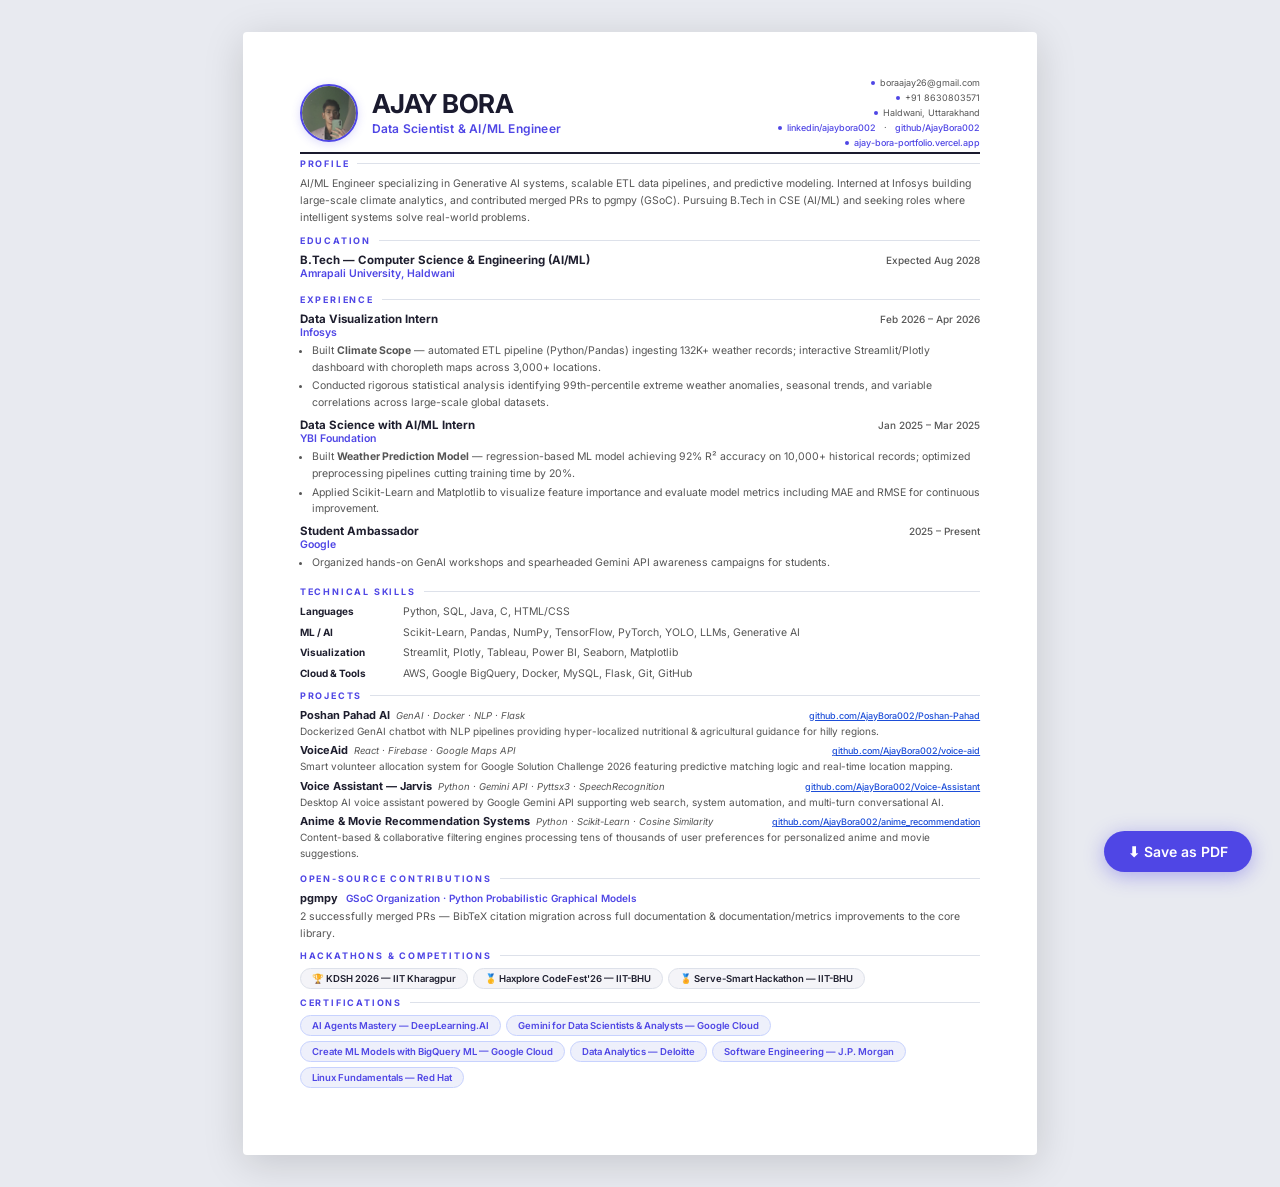
<file: assets/Ajay_Bora_CV.html>
<!DOCTYPE html>
<html lang="en">
<head>
<meta charset="UTF-8">
<meta name="viewport" content="width=device-width, initial-scale=1.0">
<title>Ajay Bora — CV</title>
<link href="https://fonts.googleapis.com/css2?family=Inter:wght@300;400;500;600;700&display=swap" rel="stylesheet">
<style>
  *, *::before, *::after { box-sizing: border-box; margin: 0; padding: 0; }

  :root {
    --accent: #1a1a2e;
    --accent2: #4f46e5;
    --text: #1e1e2e;
    --muted: #555;
    --light: #f4f4f8;
    --border: #dde1ea;
    --tag-bg: #eef0fb;
    --tag-color: #4f46e5;
  }

  body {
    font-family: 'Inter', sans-serif;
    background: #e8eaf0;
    display: flex;
    justify-content: center;
    align-items: flex-start;
    min-height: 100vh;
    padding: 32px 16px;
    color: var(--text);
  }

  .page {
    background: #fff;
    width: 210mm;
    min-height: 297mm;
    padding: 12mm 15mm 10mm;
    box-shadow: 0 8px 40px rgba(0,0,0,0.15);
    border-radius: 4px;
    display: flex;
    flex-direction: column;
    position: relative;
  }

  /* ── HEADER ── */
  .header {
    display: flex;
    justify-content: space-between;
    align-items: center;
    padding-bottom: 4px;
    border-bottom: 2px solid var(--accent);
    margin-bottom: 4px;
    gap: 12px;
  }
  .header-left {
    display: flex;
    align-items: center;
    gap: 14px;
    flex: 1;
  }
  .profile-photo {
    width: 58px;
    height: 58px;
    border-radius: 50%;
    object-fit: cover;
    object-position: top center;
    border: 2px solid var(--accent2);
    flex-shrink: 0;
    box-shadow: 0 2px 10px rgba(79,70,229,0.2);
  }
  .header-name h1 {
    font-size: 26px;
    font-weight: 700;
    letter-spacing: -0.5px;
    color: var(--accent);
    line-height: 1.1;
  }
  .header-name .tagline {
    font-size: 12px;
    color: var(--accent2);
    font-weight: 600;
    margin-top: 3px;
    letter-spacing: 0.2px;
  }
  .contact-grid {
    display: flex;
    flex-direction: column;
    gap: 4px;
    text-align: right;
    font-size: 9px;
    color: var(--muted);
    min-width: 200px;
    padding-left: 12px;
  }
  .contact-grid a {
    color: var(--accent2);
    text-decoration: none;
    font-weight: 500;
  }
  .contact-row {
    display: flex;
    align-items: center;
    gap: 5px;
    justify-content: flex-end;
  }
  .contact-row .dot {
    width: 4px; height: 4px;
    background: var(--accent2);
    border-radius: 50%;
    flex-shrink: 0;
  }

  /* ── SECTION ── */
  .section { margin-bottom: 8px; }
  .section-title {
    font-size: 9px;
    font-weight: 700;
    letter-spacing: 1.8px;
    text-transform: uppercase;
    color: var(--accent2);
    margin-bottom: 7px;
    display: flex;
    align-items: center;
    gap: 8px;
  }
  .section-title::after {
    content: '';
    flex: 1;
    height: 1px;
    background: var(--border);
  }

  /* ── PROFILE ── */
  .profile-text {
    font-size: 10.5px;
    color: var(--muted);
    line-height: 1.6;
  }

  /* ── TWO-COLUMN LAYOUT ── */
  .two-col {
    display: grid;
    grid-template-columns: 1fr 1fr;
    gap: 0 20px;
  }

  /* ── EXPERIENCE / EDUCATION ── */
  .entry { margin-bottom: 6px; }
  .entry-header {
    display: flex;
    justify-content: space-between;
    align-items: baseline;
  }
  .entry-title {
    font-size: 11.5px;
    font-weight: 700;
    color: var(--text);
  }
  .entry-date {
    font-size: 10px;
    color: var(--muted);
    font-weight: 500;
    white-space: nowrap;
    flex-shrink: 0;
    margin-left: 8px;
  }
  .entry-company {
    font-size: 10.5px;
    color: var(--accent2);
    font-weight: 600;
    margin-bottom: 4px;
  }
  .entry ul {
    padding-left: 12px;
    margin-top: 4px;
  }
  .entry ul li {
    font-size: 10.5px;
    color: var(--muted);
    line-height: 1.6;
    margin-bottom: 2px;
  }

  /* ── PROJECTS ── */
  .project-entry { margin-bottom: 4px; }
  .project-header {
    display: flex;
    align-items: baseline;
    gap: 6px;
    flex-wrap: wrap;
  }
  .project-name {
    font-size: 11px;
    font-weight: 700;
    color: var(--text);
  }
  .project-tech {
    font-size: 9.5px;
    color: var(--muted);
    font-style: italic;
  }
  .project-link {
    font-size: 9px;
    color: #1d4ed8;
    text-decoration: underline;
    margin-left: auto;
    font-weight: 500;
    flex-shrink: 0;
  }
  .project-desc {
    font-size: 10px;
    color: var(--muted);
    line-height: 1.55;
    margin-top: 2px;
  }

  /* ── SKILLS ── */
  .skills-grid { display: flex; flex-direction: column; gap: 5px; }
  .skill-row { display: flex; gap: 8px; align-items: baseline; }
  .skill-label {
    font-size: 10px;
    font-weight: 700;
    color: var(--text);
    min-width: 95px;
    flex-shrink: 0;
  }
  .skill-value {
    font-size: 10.5px;
    color: var(--muted);
    line-height: 1.5;
  }

  /* ── HACKATHONS & CERTS ── */
  .inline-list { display: flex; flex-wrap: wrap; gap: 5px; margin-top: 4px; }
  .badge {
    background: var(--light);
    border: 1px solid var(--border);
    font-size: 9.5px;
    font-weight: 600;
    color: var(--text);
    padding: 4px 11px;
    border-radius: 99px;
  }
  .badge-accent {
    background: var(--tag-bg);
    border-color: #c7d2fe;
    color: var(--accent2);
  }

  /* ── OPEN SOURCE ── */
  .os-entry { display: flex; align-items: baseline; gap: 8px; margin-bottom: 4px; }
  .os-name { font-size: 11px; font-weight: 700; color: var(--text); }
  .os-org { font-size: 10px; color: var(--accent2); font-weight: 600; }
  .os-desc { font-size: 10.5px; color: var(--muted); line-height: 1.55; }

  /* ── PRINT ── */
  @page {
    size: A4;
    margin: 0;
  }
  @media print {
    body { background: #fff; padding: 0; }
    .page {
      box-shadow: none;
      border-radius: 0;
      padding: 10mm 14mm 8mm;
      width: 100%;
      min-height: auto;
      max-height: none;
      overflow: visible;
    }
    .print-btn { display: none; }
  }
  .print-btn {
    position: fixed;
    bottom: 28px;
    right: 28px;
    background: var(--accent2);
    color: #fff;
    border: none;
    padding: 12px 24px;
    border-radius: 99px;
    font-size: 14px;
    font-weight: 600;
    cursor: pointer;
    box-shadow: 0 4px 20px rgba(79,70,229,0.4);
    font-family: 'Inter', sans-serif;
    transition: all 0.2s;
    z-index: 100;
  }
  .print-btn:hover { transform: translateY(-2px); box-shadow: 0 6px 28px rgba(79,70,229,0.5); }
</style>
</head>
<body>

<button class="print-btn" onclick="window.print()">⬇ Save as PDF</button>

<div class="page">

  <!-- HEADER -->
  <div class="header">
    <div class="header-left">
      <img src="profile.jpg" alt="Ajay Bora" class="profile-photo">
      <div class="header-name">
        <h1>AJAY BORA</h1>
        <div class="tagline">Data Scientist &amp; AI/ML Engineer</div>
      </div>
    </div>
    <div class="contact-grid">
      <div class="contact-row"><span class="dot"></span> boraajay26@gmail.com</div>
      <div class="contact-row"><span class="dot"></span> +91 8630803571</div>
      <div class="contact-row"><span class="dot"></span> Haldwani, Uttarakhand</div>
      <div class="contact-row"><span class="dot"></span>
        <a href="https://linkedin.com/in/ajaybora002">linkedin/ajaybora002</a>
        &nbsp;·&nbsp;
        <a href="https://github.com/AjayBora002">github/AjayBora002</a>
      </div>
      <div class="contact-row"><span class="dot"></span>
        <a href="https://ajay-bora-portfolio.vercel.app">ajay-bora-portfolio.vercel.app</a>
      </div>
    </div>
  </div>

  <!-- PROFILE -->
  <div class="section">
    <div class="section-title">Profile</div>
    <p class="profile-text">
      AI/ML Engineer specializing in Generative AI systems, scalable ETL data pipelines, and predictive modeling. Interned at Infosys building large-scale climate analytics, and contributed merged PRs to pgmpy (GSoC). Pursuing B.Tech in CSE (AI/ML) and seeking roles where intelligent systems solve real-world problems.
    </p>
  </div>

  <!-- EDUCATION -->
  <div class="section">
    <div class="section-title">Education</div>
    <div class="entry">
      <div class="entry-header">
        <span class="entry-title">B.Tech &mdash; Computer Science &amp; Engineering (AI/ML)</span>
        <span class="entry-date">Expected Aug 2028</span>
      </div>
      <div class="entry-company">Amrapali University, Haldwani</div>
    </div>
  </div>

  <!-- EXPERIENCE -->
  <div class="section">
    <div class="section-title">Experience</div>

    <div class="entry">
      <div class="entry-header">
        <span class="entry-title">Data Visualization Intern</span>
        <span class="entry-date">Feb 2026 &ndash; Apr 2026</span>
      </div>
      <div class="entry-company">Infosys</div>
      <ul>
        <li>Built <strong>Climate Scope</strong> &mdash; automated ETL pipeline (Python/Pandas) ingesting 132K+ weather records; interactive Streamlit/Plotly dashboard with choropleth maps across 3,000+ locations.</li>
        <li>Conducted rigorous statistical analysis identifying 99th-percentile extreme weather anomalies, seasonal trends, and variable correlations across large-scale global datasets.</li>
      </ul>
    </div>

    <div class="entry">
      <div class="entry-header">
        <span class="entry-title">Data Science with AI/ML Intern</span>
        <span class="entry-date">Jan 2025 &ndash; Mar 2025</span>
      </div>
      <div class="entry-company">YBI Foundation</div>
      <ul>
        <li>Built <strong>Weather Prediction Model</strong> &mdash; regression-based ML model achieving 92% R&sup2; accuracy on 10,000+ historical records; optimized preprocessing pipelines cutting training time by 20%.</li>
        <li>Applied Scikit-Learn and Matplotlib to visualize feature importance and evaluate model metrics including MAE and RMSE for continuous improvement.</li>
      </ul>
    </div>

    <div class="entry">
      <div class="entry-header">
        <span class="entry-title">Student Ambassador</span>
        <span class="entry-date">2025 &ndash; Present</span>
      </div>
      <div class="entry-company">Google</div>
      <ul>
        <li>Organized hands-on GenAI workshops and spearheaded Gemini API awareness campaigns for students.</li>
      </ul>
    </div>
  </div>

  <!-- SKILLS -->
  <div class="section">
    <div class="section-title">Technical Skills</div>
    <div class="skills-grid">
      <div class="skill-row">
        <span class="skill-label">Languages</span>
        <span class="skill-value">Python, SQL, Java, C, HTML/CSS</span>
      </div>
      <div class="skill-row">
        <span class="skill-label">ML / AI</span>
        <span class="skill-value">Scikit-Learn, Pandas, NumPy, TensorFlow, PyTorch, YOLO, LLMs, Generative AI</span>
      </div>
      <div class="skill-row">
        <span class="skill-label">Visualization</span>
        <span class="skill-value">Streamlit, Plotly, Tableau, Power BI, Seaborn, Matplotlib</span>
      </div>
      <div class="skill-row">
        <span class="skill-label">Cloud &amp; Tools</span>
        <span class="skill-value">AWS, Google BigQuery, Docker, MySQL, Flask, Git, GitHub</span>
      </div>
    </div>
  </div>

  <!-- PROJECTS -->
  <div class="section">
    <div class="section-title">Projects</div>

    <div class="project-entry">
      <div class="project-header">
        <span class="project-name">Poshan Pahad AI</span>
        <span class="project-tech">GenAI · Docker · NLP · Flask</span>
        <a class="project-link" href="https://github.com/AjayBora002/Poshan-Pahad">github.com/AjayBora002/Poshan-Pahad</a>
      </div>
      <p class="project-desc">Dockerized GenAI chatbot with NLP pipelines providing hyper-localized nutritional &amp; agricultural guidance for hilly regions.</p>
    </div>

    <div class="project-entry">
      <div class="project-header">
        <span class="project-name">VoiceAid</span>
        <span class="project-tech">React · Firebase · Google Maps API</span>
        <a class="project-link" href="https://github.com/AjayBora002/voice-aid">github.com/AjayBora002/voice-aid</a>
      </div>
      <p class="project-desc">Smart volunteer allocation system for Google Solution Challenge 2026 featuring predictive matching logic and real-time location mapping.</p>
    </div>

    <div class="project-entry">
      <div class="project-header">
        <span class="project-name">Voice Assistant &mdash; Jarvis</span>
        <span class="project-tech">Python · Gemini API · Pyttsx3 · SpeechRecognition</span>
        <a class="project-link" href="https://github.com/AjayBora002/Voice-Assistant">github.com/AjayBora002/Voice-Assistant</a>
      </div>
      <p class="project-desc">Desktop AI voice assistant powered by Google Gemini API supporting web search, system automation, and multi-turn conversational AI.</p>
    </div>

    <div class="project-entry">
      <div class="project-header">
        <span class="project-name">Anime &amp; Movie Recommendation Systems</span>
        <span class="project-tech">Python · Scikit-Learn · Cosine Similarity</span>
        <a class="project-link" href="https://github.com/AjayBora002/anime_recommendation">github.com/AjayBora002/anime_recommendation</a>
      </div>
      <p class="project-desc">Content-based &amp; collaborative filtering engines processing tens of thousands of user preferences for personalized anime and movie suggestions.</p>
    </div>
  </div>

  <!-- OPEN SOURCE -->
  <div class="section">
    <div class="section-title">Open-Source Contributions</div>
    <div class="os-entry">
      <span class="os-name">pgmpy</span>
      <span class="os-org">GSoC Organization · Python Probabilistic Graphical Models</span>
    </div>
    <p class="os-desc">2 successfully merged PRs — BibTeX citation migration across full documentation &amp; documentation/metrics improvements to the core library.</p>
  </div>

  <!-- HACKATHONS -->
  <div class="section">
    <div class="section-title">Hackathons &amp; Competitions</div>
    <div class="inline-list">
      <span class="badge">🏆 KDSH 2026 &mdash; IIT Kharagpur</span>
      <span class="badge">🥇 Haxplore CodeFest'26 &mdash; IIT-BHU</span>
      <span class="badge">🏅 Serve-Smart Hackathon &mdash; IIT-BHU</span>
    </div>
  </div>

  <!-- CERTIFICATIONS -->
  <div class="section">
    <div class="section-title">Certifications</div>
    <div class="inline-list">
      <span class="badge badge-accent">AI Agents Mastery &mdash; DeepLearning.AI</span>
      <span class="badge badge-accent">Gemini for Data Scientists &amp; Analysts &mdash; Google Cloud</span>
      <span class="badge badge-accent">Create ML Models with BigQuery ML &mdash; Google Cloud</span>
      <span class="badge badge-accent">Data Analytics &mdash; Deloitte</span>
      <span class="badge badge-accent">Software Engineering &mdash; J.P. Morgan</span>
      <span class="badge badge-accent">Linux Fundamentals &mdash; Red Hat</span>
    </div>
  </div>

</div>

</body>
</html>
</file>
